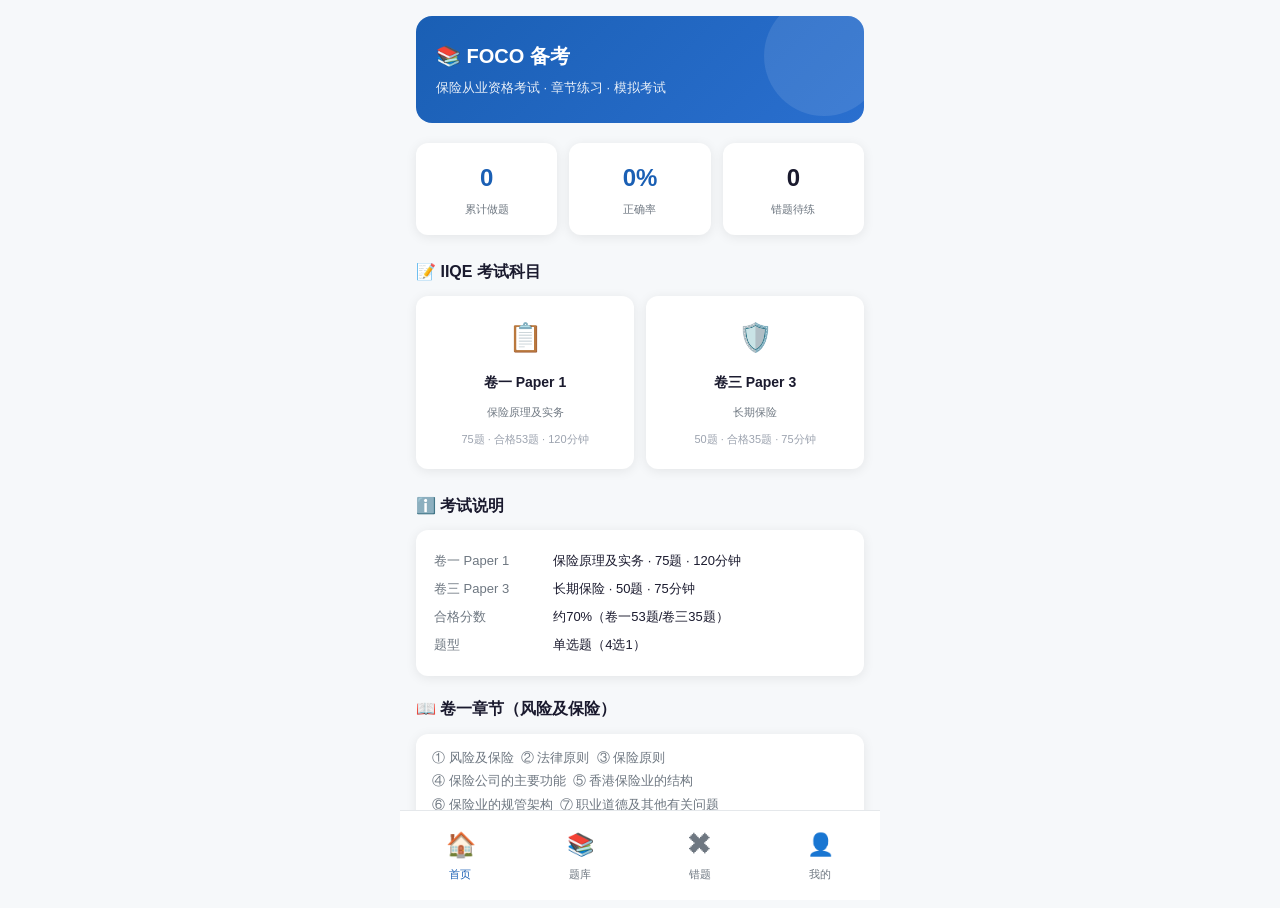
<file: index.html>
<!DOCTYPE html>
<html lang="zh-CN">
<head>
  <meta charset="UTF-8">
  <meta name="viewport" content="width=device-width, initial-scale=1.0, maximum-scale=1.0, user-scalable=no">
  <title>FOCO 备考 - 极简金融题库</title>
  <link rel="stylesheet" href="css/style.css">
</head>
<body data-page="home">
  <div id="app">
    <div class="page">
      <div class="content">
        <div class="banner">
          <h2>📚 FOCO 备考</h2>
          <p>极简金融题库 · 随时随地高效学习</p>
        </div>
        <div class="text-center" style="padding:40px">
          <div class="icon" style="font-size:32px">⏳</div>
          <p style="margin-top:8px;color:var(--text-secondary)">加载中...</p>
        </div>
      </div>
    </div>
  </div>
  <script src="js/data.js"></script>
  <script src="js/app.js"></script>
</body>
</html>
</file>
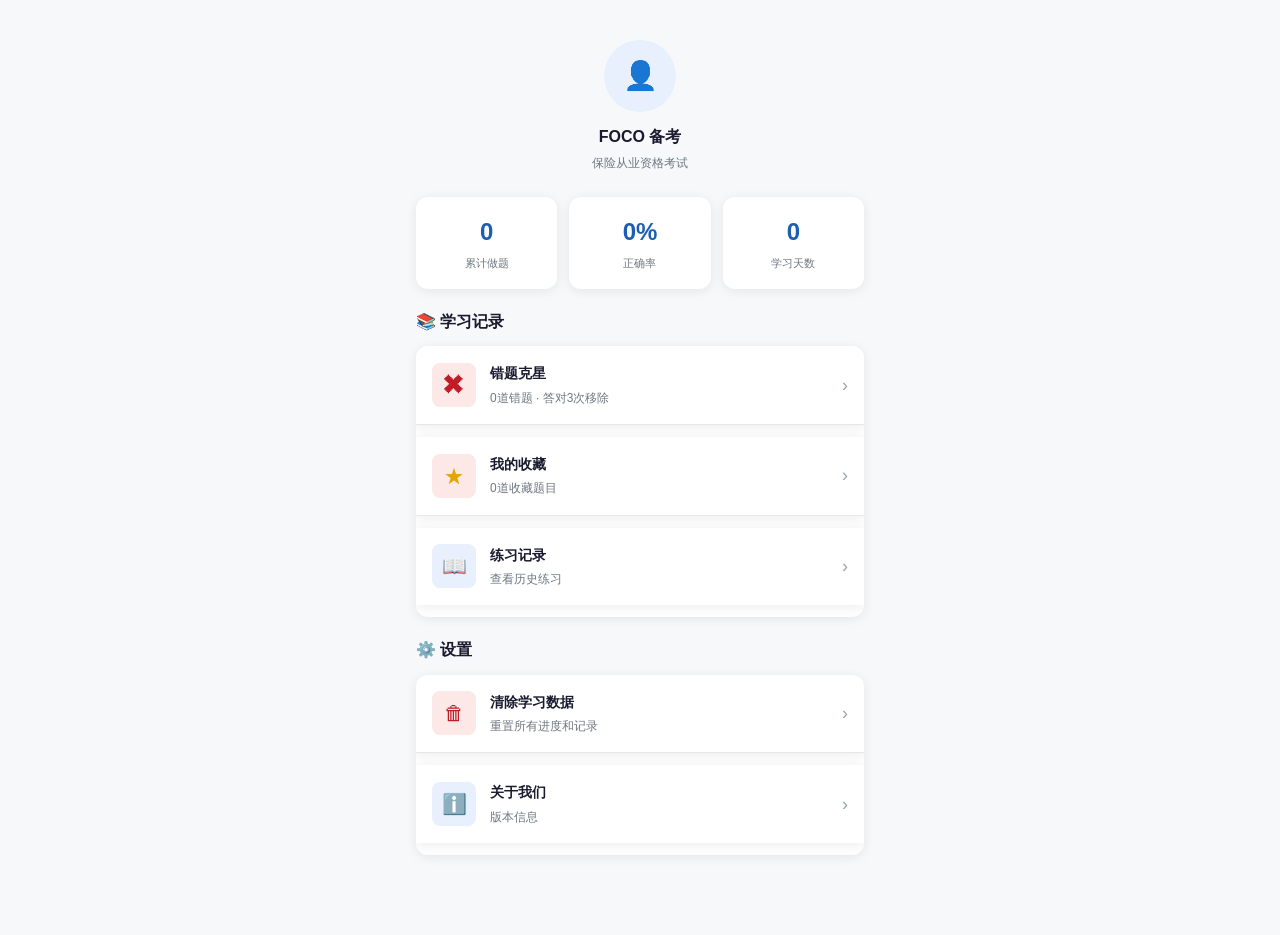
<file: about.html>
<!DOCTYPE html>
<html lang="zh-CN">
<head>
  <meta charset="UTF-8">
  <meta name="viewport" content="width=device-width, initial-scale=1.0, maximum-scale=1.0, user-scalable=no">
  <title>关于我们 - FOCO 备考</title>
  <link rel="stylesheet" href="css/style.css">
</head>
<body data-page="me">
  <div id="app">
    <div class="page">
      <div class="header">
        <div class="header-back" onclick="location.href='me.html'">←</div>
        <div class="header-title">关于我们</div>
        <div style="width:32px"></div>
      </div>
      <div class="content">
        <div style="text-align:center;padding:40px 20px">
          <div style="font-size:48px;margin-bottom:16px">📚</div>
          <div style="font-size:20px;font-weight:700;margin-bottom:8px">FOCO 备考</div>
          <div style="font-size:13px;color:var(--text-secondary);margin-bottom:24px">Version 1.0.0</div>
          <div style="font-size:14px;color:var(--text-secondary);line-height:1.8">
            FOCO备考是一款专业的金融从业资格考试刷题工具，<br>
            涵盖IIQE保险、HKSI证券、CAMS反洗钱等多个考试科目。<br><br>
            特色功能：<br>
            ✖ 错题克星 — 答错自动入库，连续答对3次自动移除<br>
            🎲 随机刷题 — 强化薄弱环节<br>
            📊 进度追踪 — 实时掌握学习情况
          </div>
        </div>
      </div>
    </div>
  </div>
  <script src="js/data.js"></script>
  <script src="js/app.js"></script>
</body>
</html>
</file>
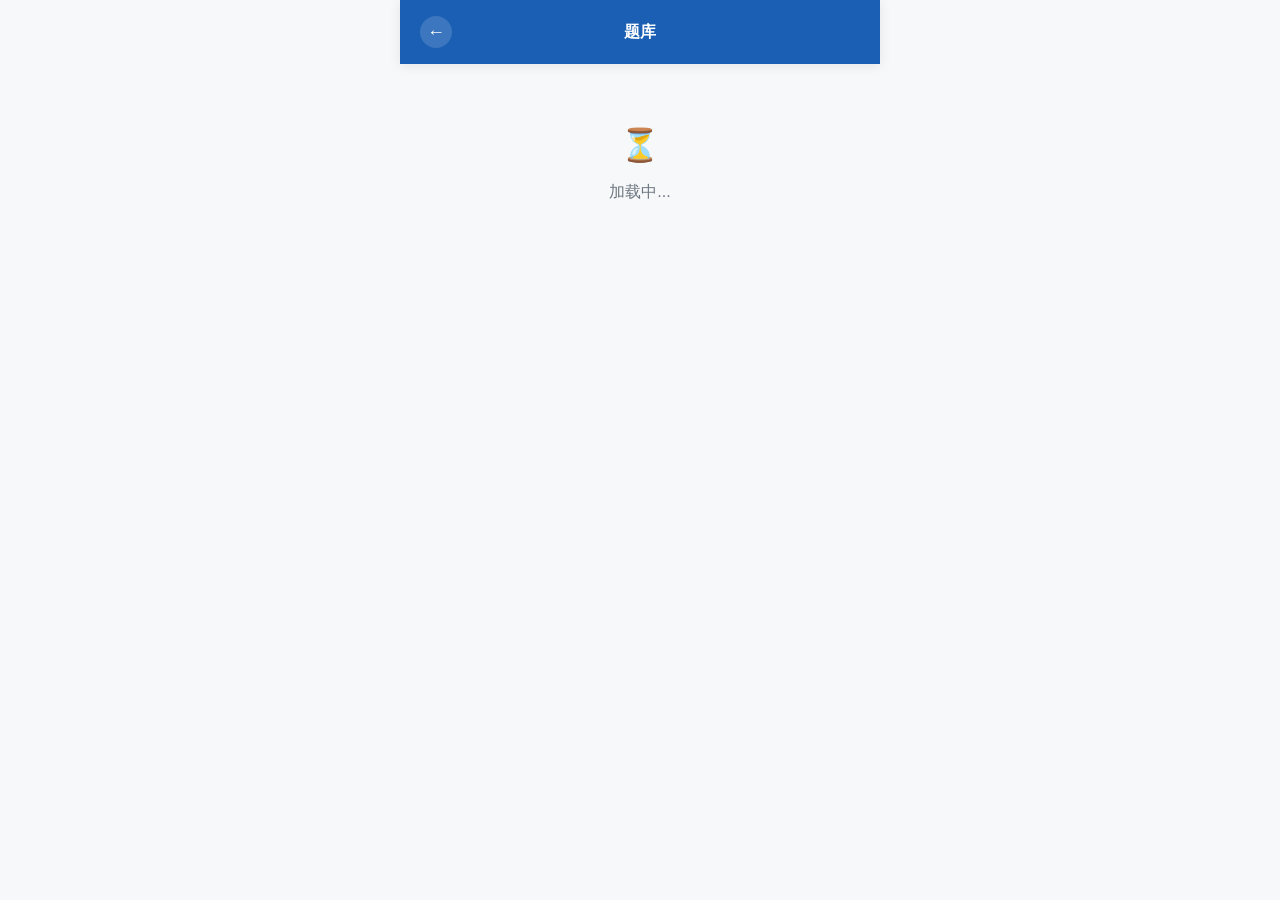
<file: exam.html>
<!DOCTYPE html>
<html lang="zh-CN">
<head>
  <meta charset="UTF-8">
  <meta name="viewport" content="width=device-width, initial-scale=1.0, maximum-scale=1.0, user-scalable=no">
  <title>题库 - FOCO 备考</title>
  <link rel="stylesheet" href="css/style.css">
</head>
<body data-page="exam">
  <div id="app">
    <div class="page">
      <div class="header">
        <div class="header-back" onclick="location.href='index.html'">←</div>
        <div class="header-title">题库</div>
        <div style="width:32px"></div>
      </div>
      <div class="content">
        <div class="text-center" style="padding:40px">
          <div class="icon" style="font-size:32px">⏳</div>
          <p style="margin-top:8px;color:var(--text-secondary)">加载中...</p>
        </div>
      </div>
    </div>
  </div>
  <script src="js/data.js"></script>
  <script src="js/app.js"></script>
</body>
</html>
</file>
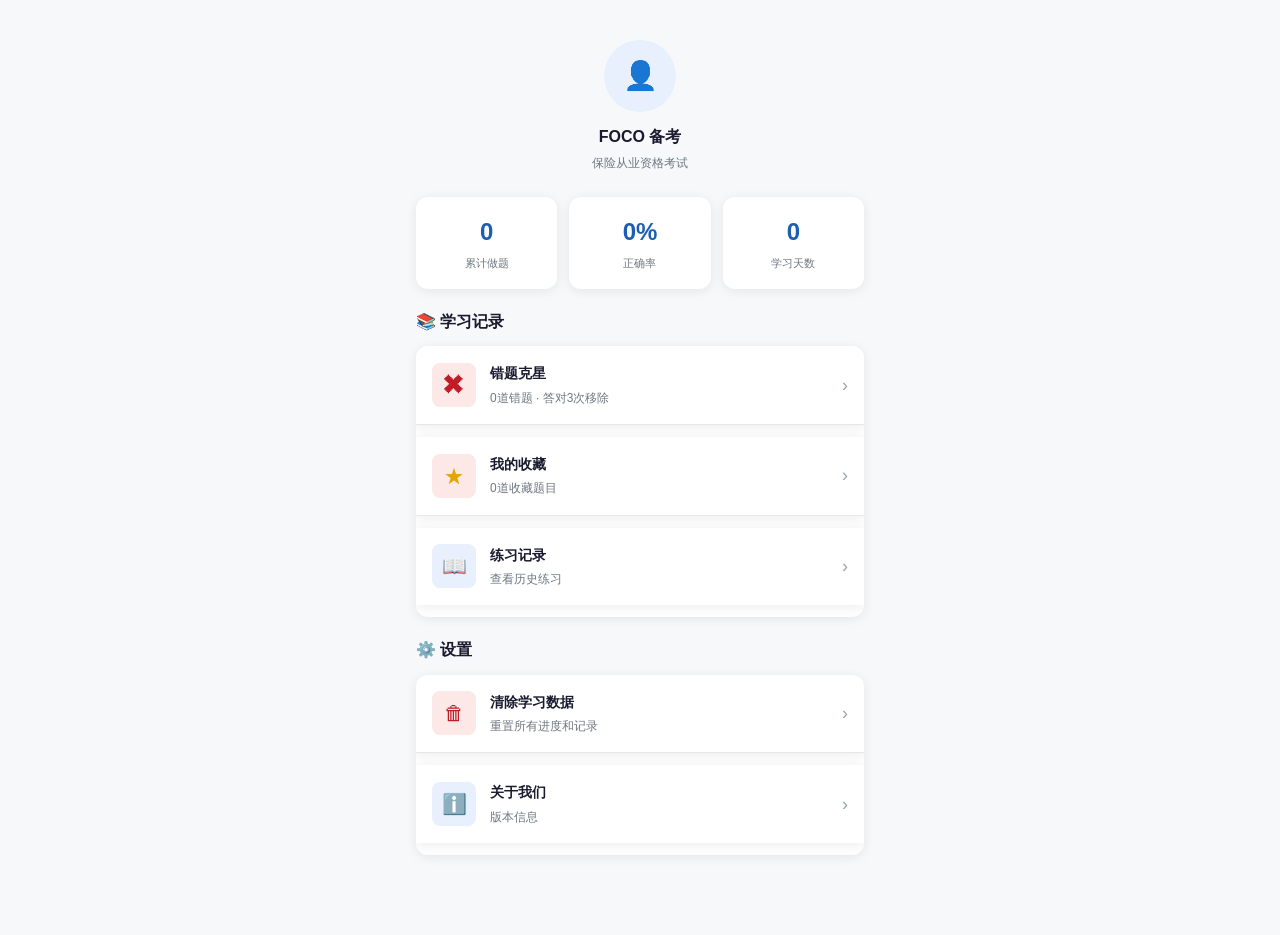
<file: fav.html>
<!DOCTYPE html>
<html lang="zh-CN">
<head>
  <meta charset="UTF-8">
  <meta name="viewport" content="width=device-width, initial-scale=1.0, maximum-scale=1.0, user-scalable=no">
  <title>页面 - FOCO 备考</title>
  <link rel="stylesheet" href="css/style.css">
</head>
<body data-page="me">
  <div id="app">
    <div class="page">
      <div class="header">
        <div class="header-back" onclick="location.href='me.html'">←</div>
        <div class="header-title">页面</div>
        <div style="width:32px"></div>
      </div>
      <div class="content">
        <div class="empty-state">
          <div class="icon">🔜</div>
          <p>功能开发中...</p>
        </div>
      </div>
    </div>
  </div>
  <script src="js/data.js"></script>
  <script src="js/app.js"></script>
</body>
</html>
</file>
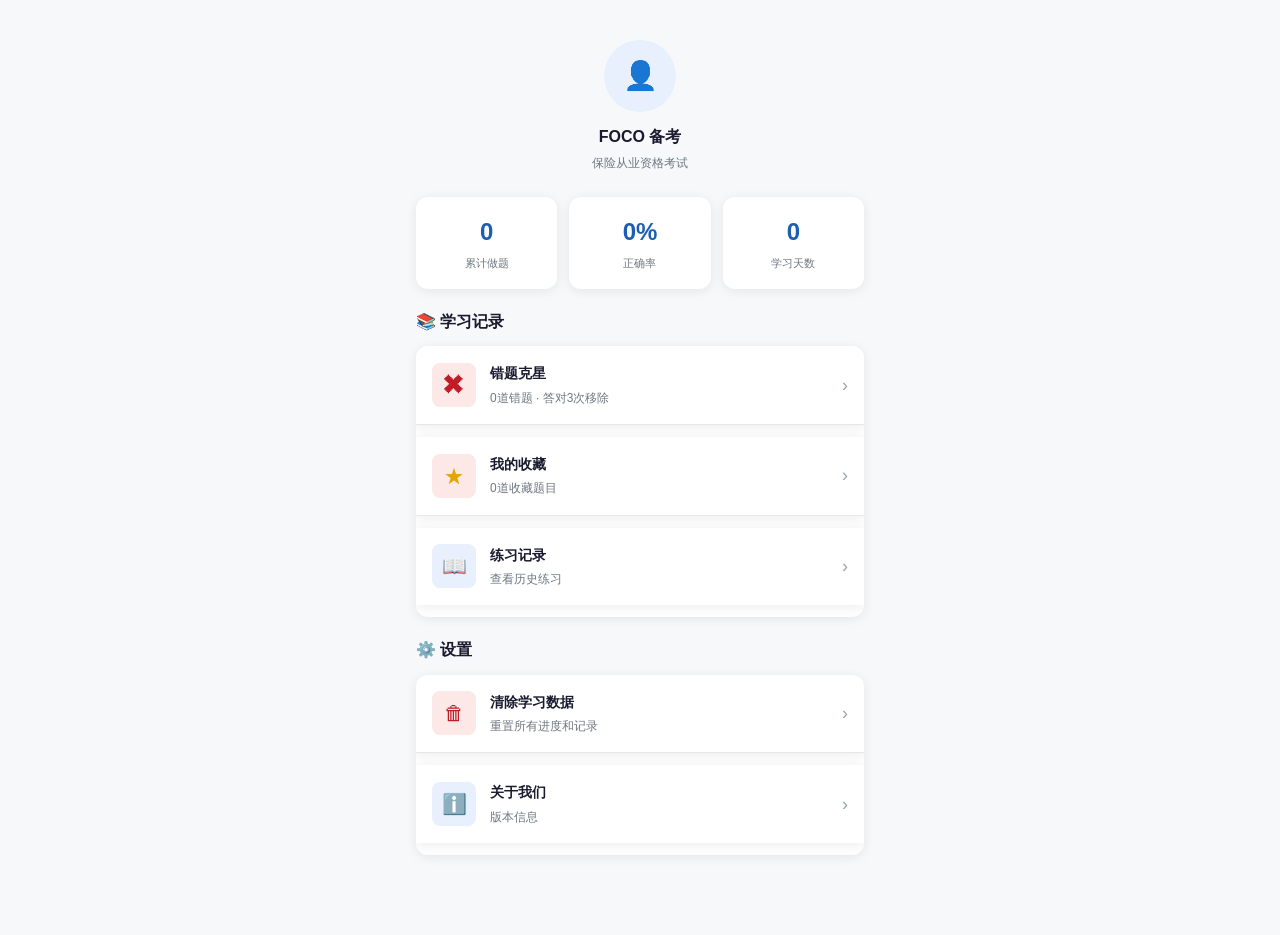
<file: me.html>
<!DOCTYPE html>
<html lang="zh-CN">
<head>
  <meta charset="UTF-8">
  <meta name="viewport" content="width=device-width, initial-scale=1.0, maximum-scale=1.0, user-scalable=no">
  <title>我的 - FOCO 备考</title>
  <link rel="stylesheet" href="css/style.css">
</head>
<body data-page="me">
  <div id="app">
    <div class="page">
      <div class="header">
        <div class="header-back" onclick="location.href='index.html'">←</div>
        <div class="header-title">我的</div>
        <div style="width:32px"></div>
      </div>
      <div class="content">
        <div class="text-center" style="padding:40px">
          <div class="icon" style="font-size:32px">⏳</div>
          <p style="margin-top:8px;color:var(--text-secondary)">加载中...</p>
        </div>
      </div>
    </div>
  </div>
  <script src="js/data.js"></script>
  <script src="js/app.js"></script>
</body>
</html>
</file>
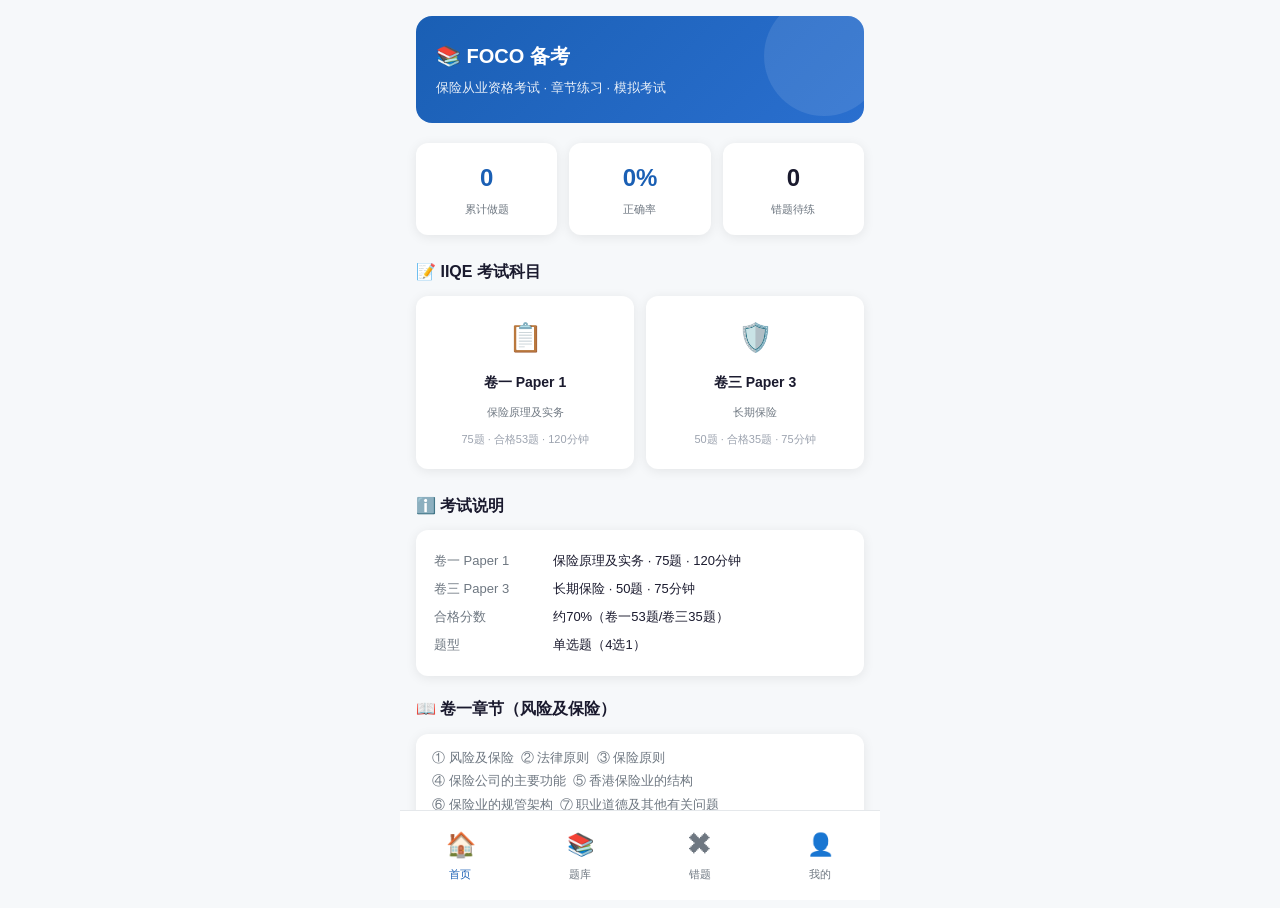
<file: mock.html>
<!DOCTYPE html>
<html lang="zh-CN">
<head>
  <meta charset="UTF-8">
  <meta name="viewport" content="width=device-width, initial-scale=1.0, maximum-scale=1.0, user-scalable=no">
  <title>模拟考试 - FOCO 备考</title>
  <link rel="stylesheet" href="css/style.css">
</head>
<body data-page="mock">
  <div id="app">
    <div class="page">
      <div class="header">
        <div class="header-back" onclick="location.href='index.html'">←</div>
        <div class="header-title">模拟考试</div>
        <div style="width:32px"></div>
      </div>
      <div class="content">
        <div class="text-center" style="padding:40px">
          <div class="icon" style="font-size:32px">⏳</div>
          <p style="margin-top:8px;color:var(--text-secondary)">加载中...</p>
        </div>
      </div>
    </div>
  </div>
  <script src="js/data.js"></script>
  <script src="js/app.js"></script>
</body>
</html>
</file>
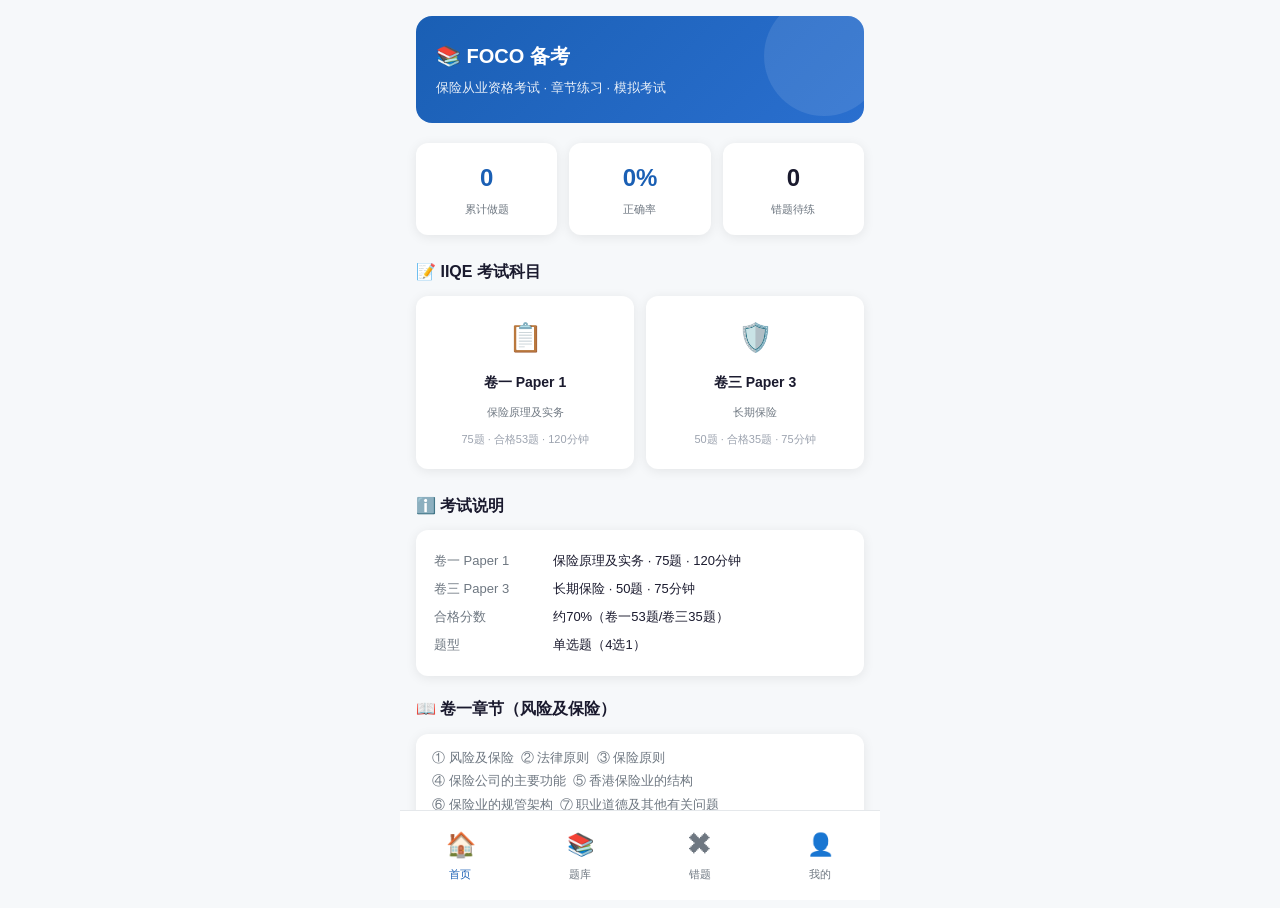
<file: paper.html>
<!DOCTYPE html>
<html lang="zh-CN">
<head>
  <meta charset="UTF-8">
  <meta name="viewport" content="width=device-width, initial-scale=1.0, maximum-scale=1.0, user-scalable=no">
  <title>章节练习 - FOCO 备考</title>
  <link rel="stylesheet" href="css/style.css">
</head>
<body data-page="paper">
  <div id="app">
    <div class="page">
      <div class="header">
        <div class="header-back" onclick="location.href='index.html'">←</div>
        <div class="header-title">章节练习</div>
        <div style="width:32px"></div>
      </div>
      <div class="content">
        <div class="text-center" style="padding:40px">
          <div class="icon" style="font-size:32px">⏳</div>
          <p style="margin-top:8px;color:var(--text-secondary)">加载中...</p>
        </div>
      </div>
    </div>
  </div>
  <script src="js/data.js"></script>
  <script src="js/app.js"></script>
</body>
</html>
</file>
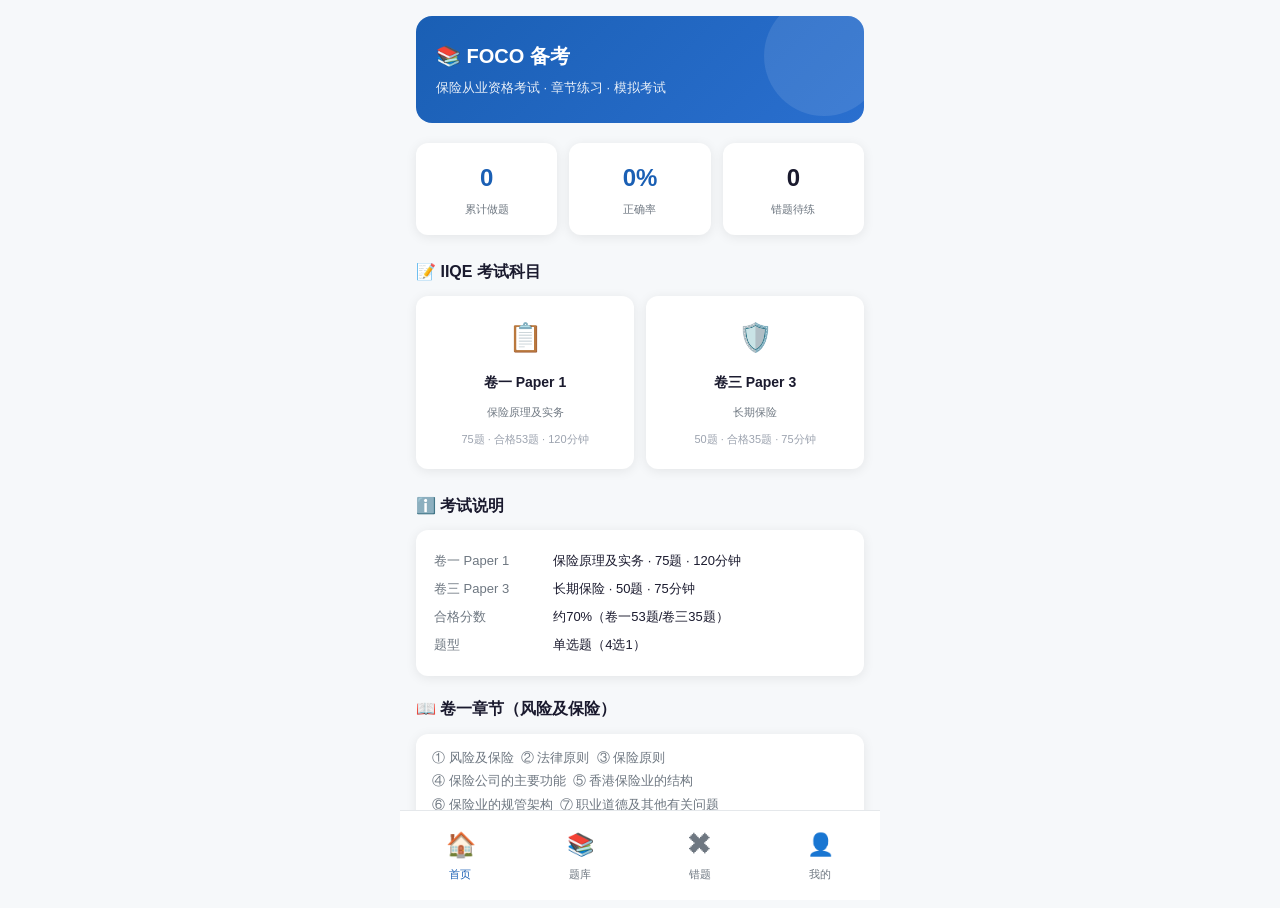
<file: practice.html>
<!DOCTYPE html>
<html lang="zh-CN">
<head>
  <meta charset="UTF-8">
  <meta name="viewport" content="width=device-width, initial-scale=1.0, maximum-scale=1.0, user-scalable=no">
  <title>做题 - FOCO 备考</title>
  <link rel="stylesheet" href="css/style.css">
</head>
<body data-page="practice">
  <div id="app">
    <div class="page">
      <div class="header">
        <div class="header-back" onclick="location.href='paper.html'">←</div>
        <div class="header-title">做题</div>
        <div style="width:32px"></div>
      </div>
      <div class="content">
        <div class="text-center" style="padding:40px">
          <div class="icon" style="font-size:32px">⏳</div>
          <p style="margin-top:8px;color:var(--text-secondary)">加载中...</p>
        </div>
      </div>
    </div>
  </div>
  <script src="js/data.js"></script>
  <script src="js/app.js"></script>
</body>
</html>
</file>
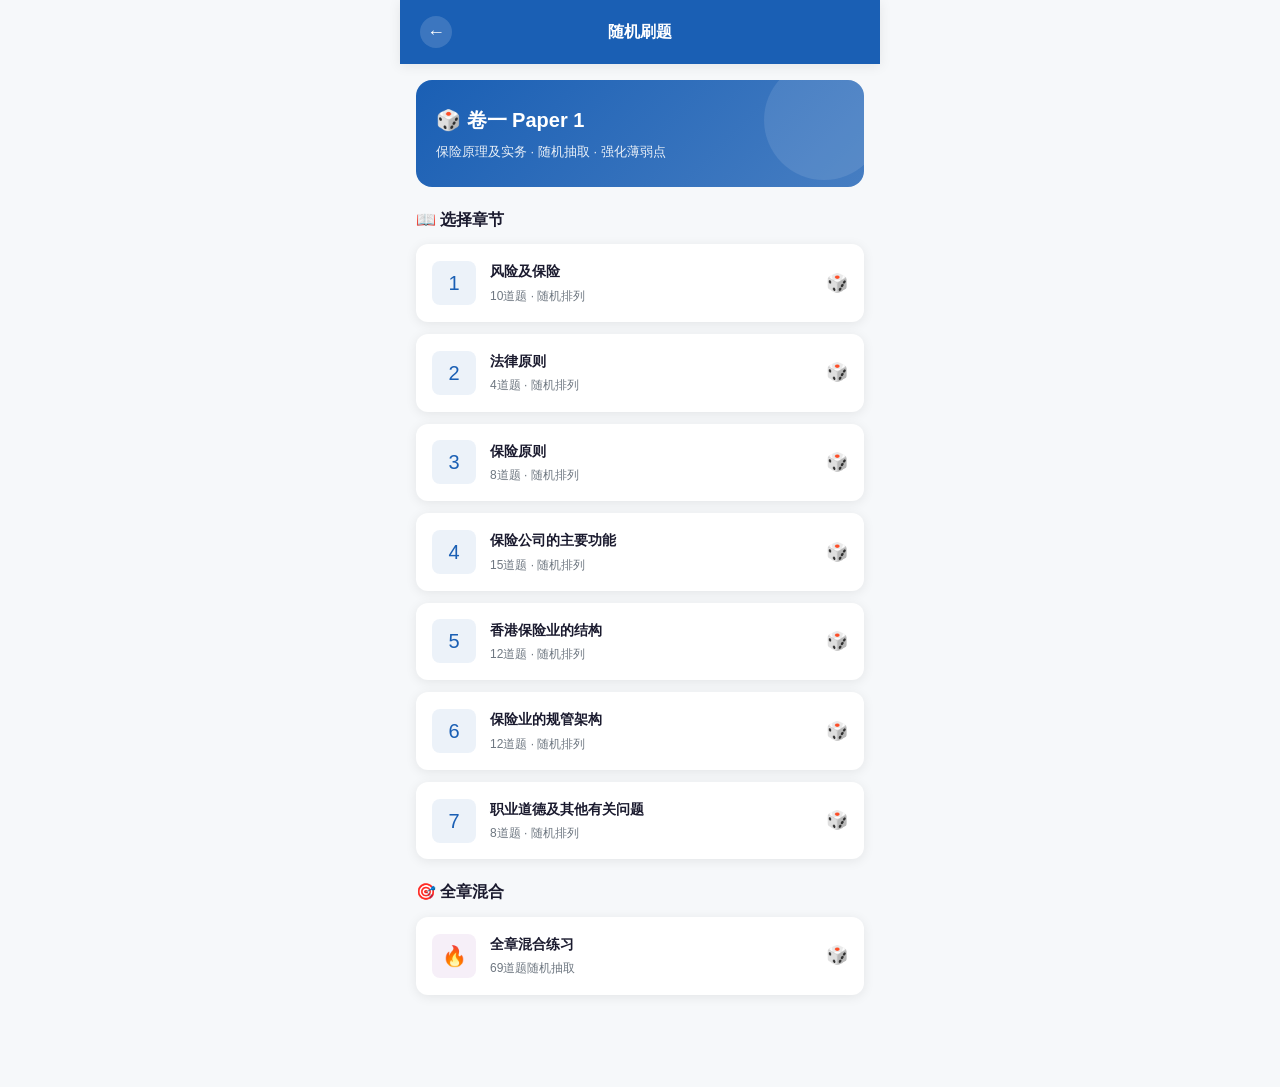
<file: random.html>
<!DOCTYPE html>
<html lang="zh-CN">
<head>
  <meta charset="UTF-8">
  <meta name="viewport" content="width=device-width, initial-scale=1.0, maximum-scale=1.0, user-scalable=no">
  <title>随机刷题 - FOCO 备考</title>
  <link rel="stylesheet" href="css/style.css">
</head>
<body data-page="random">
  <div id="app">
    <div class="page">
      <div class="header">
        <div class="header-back" onclick="location.href='paper.html?exam=paper1'">←</div>
        <div class="header-title">随机刷题</div>
        <div style="width:32px"></div>
      </div>
      <div class="content">
        <div class="text-center" style="padding:40px">
          <div class="icon" style="font-size:32px">⏳</div>
          <p style="margin-top:8px;color:var(--text-secondary)">加载中...</p>
        </div>
      </div>
    </div>
  </div>
  <script src="js/data.js"></script>
  <script src="js/app.js"></script>
  <script>
    document.addEventListener('DOMContentLoaded', function() {
      const params = new URLSearchParams(window.location.search);
      document.body.dataset.page = 'random';
      init();
    });
  </script>
</body>
</html>
</file>
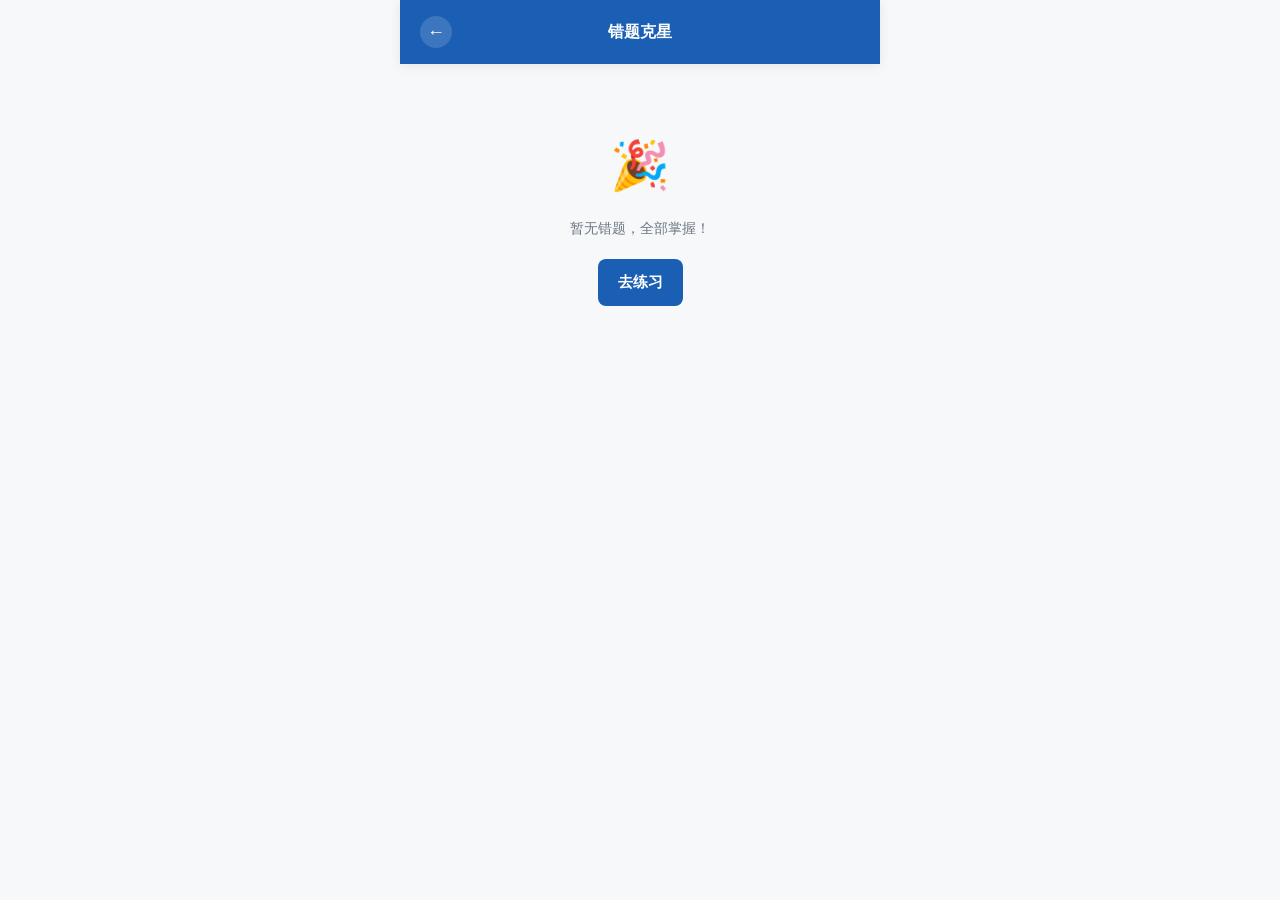
<file: wrong.html>
<!DOCTYPE html>
<html lang="zh-CN">
<head>
  <meta charset="UTF-8">
  <meta name="viewport" content="width=device-width, initial-scale=1.0, maximum-scale=1.0, user-scalable=no">
  <title>错题克星 - FOCO 备考</title>
  <link rel="stylesheet" href="css/style.css">
</head>
<body data-page="wrong">
  <div id="app">
    <div class="page">
      <div class="header">
        <div class="header-back" onclick="location.href='index.html'">←</div>
        <div class="header-title">错题克星</div>
        <div style="width:32px"></div>
      </div>
      <div class="content">
        <div class="text-center" style="padding:40px">
          <div class="icon" style="font-size:32px">⏳</div>
          <p style="margin-top:8px;color:var(--text-secondary)">加载中...</p>
        </div>
      </div>
    </div>
  </div>
  <script src="js/data.js"></script>
  <script src="js/app.js"></script>
  <script>
    document.addEventListener('DOMContentLoaded', function() {
      const params = new URLSearchParams(window.location.search);
      document.body.dataset.page = params.get('practice') ? 'wrong-practice' : 'wrong';
      init();
    });
  </script>
</body>
</html>
</file>
<file: css/style.css>
/* FOCO 备考 - 统一样式 */

/* ==================== 变量 ==================== */
:root {
  --primary: #1a5fb4;
  --primary-light: #e8f0fe;
  --primary-dark: #0d47a1;
  --success: #26a269;
  --warning: #e5a50a;
  --danger: #c01c28;
  --bg: #f6f8fa;
  --card-bg: #ffffff;
  --text: #1a1a2e;
  --text-secondary: #6e7781;
  --text-light: #9ca3af;
  --border: #e5e8eb;
  --shadow: 0 2px 12px rgba(0,0,0,0.08);
  --radius: 12px;
  --radius-sm: 8px;
  --radius-lg: 16px;
}

/* ==================== Reset ==================== */
* {
  margin: 0;
  padding: 0;
  box-sizing: border-box;
}

body {
  font-family: -apple-system, BlinkMacSystemFont, "Segoe UI", Roboto, "Helvetica Neue", Arial, sans-serif;
  background: var(--bg);
  color: var(--text);
  line-height: 1.6;
  min-height: 100vh;
  -webkit-font-smoothing: antialiased;
}

a {
  text-decoration: none;
  color: inherit;
}

button {
  border: none;
  cursor: pointer;
  font-family: inherit;
}

/* ==================== 布局 ==================== */
.page {
  max-width: 480px;
  margin: 0 auto;
  min-height: 100vh;
  background: var(--bg);
}

/* ==================== 顶部栏 ==================== */
.header {
  position: sticky;
  top: 0;
  z-index: 100;
  background: var(--primary);
  color: #fff;
  padding: 16px 20px;
  display: flex;
  align-items: center;
  justify-content: space-between;
  box-shadow: var(--shadow);
}

.header h1 {
  font-size: 18px;
  font-weight: 600;
}

.header-back {
  width: 32px;
  height: 32px;
  display: flex;
  align-items: center;
  justify-content: center;
  background: rgba(255,255,255,0.15);
  border-radius: 50%;
  font-size: 18px;
}

.header-title {
  flex: 1;
  text-align: center;
  font-size: 16px;
  font-weight: 600;
}

/* ==================== 内容区 ==================== */
.content {
  padding: 16px;
  padding-bottom: 80px;
}

/* ==================== 底部导航 ==================== */
.tab-bar {
  position: fixed;
  bottom: 0;
  left: 50%;
  transform: translateX(-50%);
  width: 100%;
  max-width: 480px;
  background: var(--card-bg);
  border-top: 1px solid var(--border);
  display: flex;
  padding: 8px 0;
  padding-bottom: max(8px, env(safe-area-inset-bottom));
  z-index: 100;
}

.tab-item {
  flex: 1;
  display: flex;
  flex-direction: column;
  align-items: center;
  gap: 4px;
  padding: 8px 0;
  color: var(--text-secondary);
  font-size: 11px;
  transition: color 0.2s;
}

.tab-item.active {
  color: var(--primary);
}

.tab-item .icon {
  font-size: 22px;
}

.tab-item.active .icon {
  transform: scale(1.1);
}

/* ==================== 首页 Banner ==================== */
.banner {
  background: linear-gradient(135deg, var(--primary) 0%, #2a6fcf 100%);
  border-radius: var(--radius-lg);
  padding: 24px 20px;
  color: #fff;
  margin-bottom: 20px;
  position: relative;
  overflow: hidden;
}

.banner::after {
  content: "";
  position: absolute;
  right: -20px;
  top: -20px;
  width: 120px;
  height: 120px;
  background: rgba(255,255,255,0.1);
  border-radius: 50%;
}

.banner h2 {
  font-size: 20px;
  font-weight: 700;
  margin-bottom: 6px;
}

.banner p {
  font-size: 13px;
  opacity: 0.9;
}

/* ==================== 考试卡片 ==================== */
.section-title {
  font-size: 16px;
  font-weight: 600;
  margin-bottom: 12px;
  color: var(--text);
  display: flex;
  align-items: center;
  gap: 8px;
}

.exam-grid {
  display: grid;
  grid-template-columns: repeat(2, 1fr);
  gap: 12px;
  margin-bottom: 24px;
}

.exam-card {
  background: var(--card-bg);
  border-radius: var(--radius);
  padding: 20px 16px;
  box-shadow: var(--shadow);
  transition: transform 0.2s, box-shadow 0.2s;
  display: flex;
  flex-direction: column;
  align-items: center;
  gap: 10px;
}

.exam-card:active {
  transform: scale(0.97);
}

.exam-card .icon {
  font-size: 36px;
}

.exam-card .name {
  font-size: 14px;
  font-weight: 600;
  color: var(--text);
}

.exam-card .desc {
  font-size: 11px;
  color: var(--text-secondary);
  text-align: center;
}

.exam-card .meta {
  font-size: 11px;
  color: var(--text-light);
}

/* ==================== 统计卡片 ==================== */
.stats-row {
  display: flex;
  gap: 12px;
  margin-bottom: 24px;
}

.stat-card {
  flex: 1;
  background: var(--card-bg);
  border-radius: var(--radius);
  padding: 16px;
  text-align: center;
  box-shadow: var(--shadow);
}

.stat-card .num {
  font-size: 24px;
  font-weight: 700;
  color: var(--primary);
}

.stat-card .label {
  font-size: 11px;
  color: var(--text-secondary);
  margin-top: 4px;
}

/* ==================== 章节列表 ==================== */
.chapter-card {
  background: var(--card-bg);
  border-radius: var(--radius);
  padding: 16px;
  margin-bottom: 12px;
  box-shadow: var(--shadow);
  display: flex;
  align-items: center;
  gap: 14px;
  transition: transform 0.15s;
}

.chapter-card:active {
  transform: scale(0.98);
}

.chapter-icon {
  width: 44px;
  height: 44px;
  border-radius: var(--radius-sm);
  display: flex;
  align-items: center;
  justify-content: center;
  font-size: 20px;
  flex-shrink: 0;
}

.chapter-info {
  flex: 1;
}

.chapter-info .name {
  font-size: 14px;
  font-weight: 600;
  color: var(--text);
  margin-bottom: 4px;
}

.chapter-info .meta {
  font-size: 12px;
  color: var(--text-secondary);
}

.progress-bar {
  height: 4px;
  background: var(--border);
  border-radius: 2px;
  margin-top: 8px;
  overflow: hidden;
}

.progress-fill {
  height: 100%;
  border-radius: 2px;
  background: var(--primary);
  transition: width 0.3s;
}

.chapter-arrow {
  color: var(--text-light);
  font-size: 18px;
}

/* ==================== 做题页 ==================== */
.question-header {
  display: flex;
  justify-content: space-between;
  align-items: center;
  margin-bottom: 20px;
}

.question-type-tag {
  background: var(--primary-light);
  color: var(--primary);
  padding: 4px 10px;
  border-radius: 20px;
  font-size: 12px;
  font-weight: 500;
}

.question-progress {
  font-size: 13px;
  color: var(--text-secondary);
}

.question-card {
  background: var(--card-bg);
  border-radius: var(--radius);
  padding: 24px 20px;
  box-shadow: var(--shadow);
  margin-bottom: 20px;
}

.question-content {
  font-size: 16px;
  line-height: 1.7;
  color: var(--text);
  margin-bottom: 20px;
}

.question-options {
  display: flex;
  flex-direction: column;
  gap: 10px;
}

.option-item {
  display: flex;
  align-items: flex-start;
  gap: 12px;
  padding: 14px 16px;
  background: var(--bg);
  border-radius: var(--radius-sm);
  border: 2px solid transparent;
  transition: all 0.2s;
}

.option-item.selected {
  border-color: var(--primary);
  background: var(--primary-light);
}

.option-item.correct {
  border-color: var(--success);
  background: #e6f4ea;
}

.option-item.wrong {
  border-color: var(--danger);
  background: #fce8e6;
}

.option-item.disabled {
  opacity: 0.6;
  pointer-events: none;
}

.option-key {
  width: 26px;
  height: 26px;
  border-radius: 50%;
  background: var(--card-bg);
  display: flex;
  align-items: center;
  justify-content: center;
  font-size: 13px;
  font-weight: 600;
  flex-shrink: 0;
  border: 2px solid var(--border);
}

.option-item.selected .option-key {
  background: var(--primary);
  color: #fff;
  border-color: var(--primary);
}

.option-item.correct .option-key {
  background: var(--success);
  color: #fff;
  border-color: var(--success);
}

.option-item.wrong .option-key {
  background: var(--danger);
  color: #fff;
  border-color: var(--danger);
}

.option-text {
  flex: 1;
  font-size: 14px;
  line-height: 1.6;
  padding-top: 2px;
}

/* ==================== 解析区 ==================== */
.analysis-card {
  background: #fffbdd;
  border-radius: var(--radius);
  padding: 16px;
  margin-bottom: 20px;
  border-left: 4px solid var(--warning);
}

.analysis-title {
  font-size: 13px;
  font-weight: 600;
  color: var(--warning);
  margin-bottom: 8px;
}

.analysis-text {
  font-size: 13px;
  line-height: 1.7;
  color: var(--text);
}

/* ==================== 按钮 ==================== */
.btn-group {
  display: flex;
  gap: 12px;
}

.btn {
  flex: 1;
  padding: 14px 20px;
  border-radius: var(--radius-sm);
  font-size: 15px;
  font-weight: 600;
  text-align: center;
  transition: all 0.2s;
}

.btn:active {
  transform: scale(0.97);
}

.btn-primary {
  background: var(--primary);
  color: #fff;
}

.btn-outline {
  background: var(--card-bg);
  color: var(--text);
  border: 2px solid var(--border);
}

.btn-success {
  background: var(--success);
  color: #fff;
}

.btn-block {
  width: 100%;
  display: block;
}

.btn-fixed {
  position: fixed;
  bottom: 0;
  left: 50%;
  transform: translateX(-50%);
  width: 100%;
  max-width: 480px;
  padding: 12px 16px;
  padding-bottom: max(12px, env(safe-area-inset-bottom));
  background: var(--card-bg);
  border-top: 1px solid var(--border);
  z-index: 90;
}

/* ==================== 模拟考试页 ==================== */
.mock-info {
  background: var(--card-bg);
  border-radius: var(--radius);
  padding: 20px;
  margin-bottom: 20px;
  box-shadow: var(--shadow);
  text-align: center;
}

.mock-info .title {
  font-size: 18px;
  font-weight: 600;
  margin-bottom: 8px;
}

.mock-info .desc {
  font-size: 13px;
  color: var(--text-secondary);
  margin-bottom: 16px;
}

.timer-display {
  font-size: 48px;
  font-weight: 700;
  color: var(--primary);
  font-variant-numeric: tabular-nums;
}

.timer-warning {
  color: var(--danger);
  animation: pulse 1s infinite;
}

@keyframes pulse {
  0%, 100% { opacity: 1; }
  50% { opacity: 0.6; }
}

/* ==================== 结果页 ==================== */
.result-card {
  background: var(--card-bg);
  border-radius: var(--radius-lg);
  padding: 32px 24px;
  box-shadow: var(--shadow);
  text-align: center;
  margin-bottom: 20px;
}

.result-score {
  font-size: 56px;
  font-weight: 800;
  color: var(--primary);
  line-height: 1;
  margin-bottom: 8px;
}

.result-label {
  font-size: 14px;
  color: var(--text-secondary);
  margin-bottom: 24px;
}

.result-stats {
  display: flex;
  justify-content: center;
  gap: 32px;
  margin-bottom: 24px;
}

.result-stat {
  text-align: center;
}

.result-stat .num {
  font-size: 24px;
  font-weight: 700;
}

.result-stat .num.green { color: var(--success); }
.result-stat .num.red { color: var(--danger); }

.result-stat .label {
  font-size: 12px;
  color: var(--text-secondary);
  margin-top: 4px;
}

/* ==================== 空状态 ==================== */
.empty-state {
  text-align: center;
  padding: 48px 20px;
  color: var(--text-secondary);
}

.empty-state .icon {
  font-size: 48px;
  margin-bottom: 12px;
}

.empty-state p {
  font-size: 14px;
}

/* ==================== 工具类 ==================== */
.text-center { text-align: center; }
.mt-12 { margin-top: 12px; }
.mt-20 { margin-top: 20px; }
.mb-12 { margin-bottom: 12px; }
.mb-20 { margin-bottom: 20px; }
.text-sm { font-size: 13px; }
.text-xs { font-size: 11px; }
.text-secondary { color: var(--text-secondary); }
.font-bold { font-weight: 600; }

/* ==================== 进度环 ==================== */
.progress-ring {
  width: 80px;
  height: 80px;
  position: relative;
}

.progress-ring svg {
  transform: rotate(-90deg);
}

.progress-ring .bg {
  fill: none;
  stroke: var(--border);
  stroke-width: 6;
}

.progress-ring .fill {
  fill: none;
  stroke: var(--primary);
  stroke-width: 6;
  stroke-linecap: round;
  transition: stroke-dashoffset 0.5s;
}

.progress-ring .text {
  position: absolute;
  inset: 0;
  display: flex;
  flex-direction: column;
  align-items: center;
  justify-content: center;
  font-size: 14px;
  font-weight: 700;
  color: var(--text);
}
</file>
